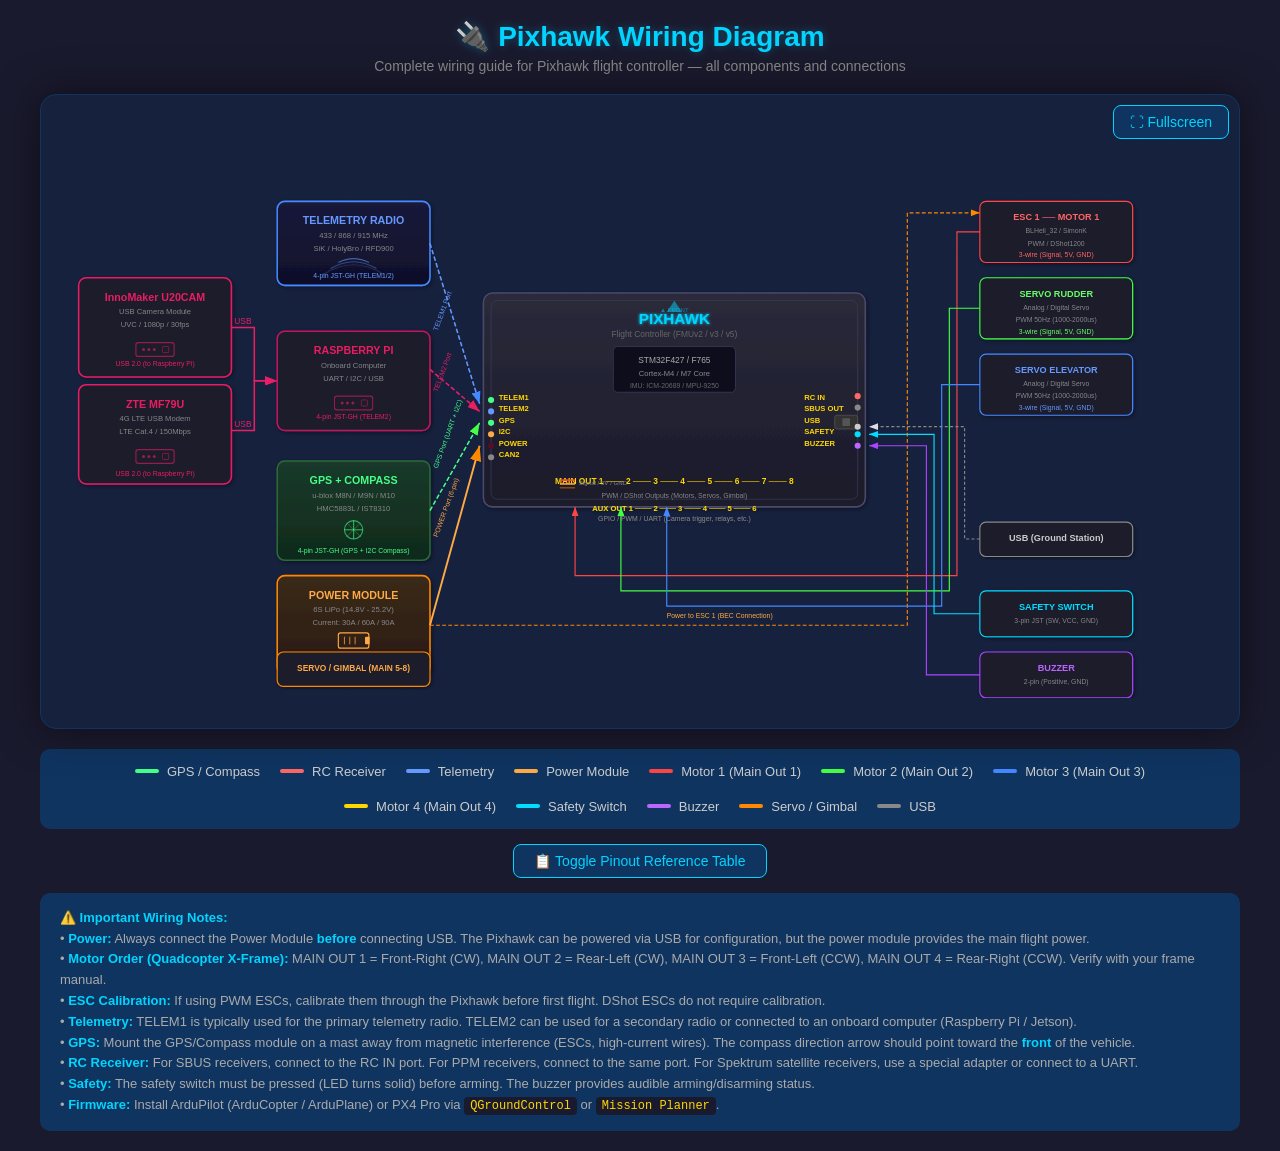
<file: admin_panel/pixhawk_wiring.html>
<!DOCTYPE html>
<html lang="en">
<head>
    <meta charset="UTF-8">
    <meta name="viewport" content="width=device-width, initial-scale=1.0">
    <title>Pixhawk Wiring Diagram</title>
    <style>
        * { margin: 0; padding: 0; box-sizing: border-box; }
        body {
            background: #1a1a2e;
            font-family: 'Segoe UI', Tahoma, Geneva, Verdana, sans-serif;
            display: flex;
            flex-direction: column;
            align-items: center;
            padding: 20px;
            color: #e0e0e0;
        }
        h1 {
            color: #00d4ff;
            margin-bottom: 5px;
            font-size: 28px;
            text-shadow: 0 0 10px rgba(0,212,255,0.3);
        }
        .subtitle {
            color: #888;
            margin-bottom: 20px;
            font-size: 14px;
        }
        .diagram-container {
            background: #16213e;
            border-radius: 16px;
            padding: 30px;
            box-shadow: 0 0 40px rgba(0,0,0,0.5);
            border: 1px solid #0f3460;
            max-width: 1200px;
            width: 100%;
            overflow-x: auto;
        }
        svg {
            width: 100%;
            height: auto;
            display: block;
        }
        .legend {
            display: flex;
            flex-wrap: wrap;
            gap: 20px;
            justify-content: center;
            margin-top: 20px;
            padding: 15px 20px;
            background: #0f3460;
            border-radius: 10px;
            max-width: 1200px;
            width: 100%;
        }
        .legend-item {
            display: flex;
            align-items: center;
            gap: 8px;
            font-size: 13px;
            color: #ccc;
        }
        .legend-color {
            width: 24px;
            height: 4px;
            border-radius: 2px;
        }
        .notes {
            max-width: 1200px;
            width: 100%;
            margin-top: 15px;
            padding: 15px 20px;
            background: #0f3460;
            border-radius: 10px;
            font-size: 13px;
            color: #aaa;
            line-height: 1.6;
        }
        .notes strong { color: #00d4ff; }
        .notes code {
            background: #1a1a2e;
            padding: 2px 6px;
            border-radius: 4px;
            font-size: 12px;
            color: #ffd700;
        }
        .pinout-toggle {
            background: #0f3460;
            border: 1px solid #00d4ff;
            color: #00d4ff;
            padding: 8px 20px;
            border-radius: 8px;
            cursor: pointer;
            font-size: 14px;
            margin-top: 15px;
            transition: all 0.3s;
        }
        .pinout-toggle:hover {
            background: #00d4ff;
            color: #1a1a2e;
        }
        .pinout-table {
            display: none;
            max-width: 1200px;
            width: 100%;
            margin-top: 15px;
            background: #16213e;
            border-radius: 10px;
            padding: 20px;
            border: 1px solid #0f3460;
        }
        .pinout-table.visible { display: block; }
        #fullscreenBtn {
            position: absolute;
            top: 10px;
            right: 10px;
            background: #0f3460;
            border: 1px solid #00d4ff;
            color: #00d4ff;
            padding: 8px 16px;
            border-radius: 8px;
            cursor: pointer;
            font-size: 14px;
            z-index: 1000;
            transition: all 0.3s;
        }
        #fullscreenBtn:hover {
            background: #00d4ff;
            color: #1a1a2e;
        }
        .diagram-container {
            position: relative;
        }
        .pinout-table h3 {
            color: #00d4ff;
            margin-bottom: 15px;
        }
        .pinout-table table {
            width: 100%;
            border-collapse: collapse;
            font-size: 13px;
        }
        .pinout-table th {
            background: #0f3460;
            color: #00d4ff;
            padding: 8px 12px;
            text-align: left;
            border-bottom: 2px solid #1a1a2e;
        }
        .pinout-table td {
            padding: 6px 12px;
            border-bottom: 1px solid #0f3460;
            color: #ccc;
        }
        .pinout-table tr:hover td { background: #1a2744; }
        .pinout-table .port-name {
            color: #ffd700;
            font-weight: bold;
        }
        .pinout-table .pin-num { color: #00d4ff; }
        .pinout-table .signal { color: #7ec8e3; }
        .pinout-table .wire-color {
            display: inline-block;
            width: 12px;
            height: 12px;
            border-radius: 50%;
            margin-right: 4px;
            vertical-align: middle;
        }
        @media (max-width: 768px) {
            .diagram-container { padding: 10px; }
            h1 { font-size: 22px; }
        }
    </style>
</head>
<body>
    <h1>🔌 Pixhawk Wiring Diagram</h1>
    <p class="subtitle">Complete wiring guide for Pixhawk flight controller — all components and connections</p>

    <div class="diagram-container">
        <button id="fullscreenBtn" onclick="toggleFullscreen()" title="Toggle Fullscreen">⛶ Fullscreen</button>
        <svg viewBox="-240 0 1490 750" xmlns="http://www.w3.org/2000/svg" font-family="'Segoe UI', Arial, sans-serif">
            <defs>
                <filter id="glow">
                    <feGaussianBlur stdDeviation="2" result="coloredBlur"/>
                    <feMerge>
                        <feMergeNode in="coloredBlur"/>
                        <feMergeNode in="SourceGraphic"/>
                    </feMerge>
                </filter>
                <filter id="shadow">
                    <feDropShadow dx="2" dy="2" stdDeviation="3" flood-opacity="0.4"/>
                </filter>
                <marker id="arrowRed" markerWidth="8" markerHeight="6" refX="8" refY="3" orient="auto">
                    <path d="M0,0 L8,3 L0,6 Z" fill="#ff4444"/>
                </marker>
                <marker id="arrowBlack" markerWidth="8" markerHeight="6" refX="8" refY="3" orient="auto">
                    <path d="M0,0 L8,3 L0,6 Z" fill="#333"/>
                </marker>
                <marker id="arrowWhite" markerWidth="8" markerHeight="6" refX="8" refY="3" orient="auto">
                    <path d="M0,0 L8,3 L0,6 Z" fill="#ddd"/>
                </marker>
                <marker id="arrowYellow" markerWidth="8" markerHeight="6" refX="8" refY="3" orient="auto">
                    <path d="M0,0 L8,3 L0,6 Z" fill="#ffd700"/>
                </marker>
                <marker id="arrowGreen" markerWidth="8" markerHeight="6" refX="8" refY="3" orient="auto">
                    <path d="M0,0 L8,3 L0,6 Z" fill="#44ff44"/>
                </marker>
                <marker id="arrowBlue" markerWidth="8" markerHeight="6" refX="8" refY="3" orient="auto">
                    <path d="M0,0 L8,3 L0,6 Z" fill="#4488ff"/>
                </marker>
                <marker id="arrowOrange" markerWidth="8" markerHeight="6" refX="8" refY="3" orient="auto">
                    <path d="M0,0 L8,3 L0,6 Z" fill="#ff8800"/>
                </marker>
                <marker id="arrowCyan" markerWidth="8" markerHeight="6" refX="8" refY="3" orient="auto">
                    <path d="M0,0 L8,3 L0,6 Z" fill="#00ddff"/>
                </marker>
                <marker id="arrowPurple" markerWidth="8" markerHeight="6" refX="8" refY="3" orient="auto">
                    <path d="M0,0 L8,3 L0,6 Z" fill="#aa44ff"/>
                </marker>
                <marker id="arrowPink" markerWidth="8" markerHeight="6" refX="8" refY="3" orient="auto">
                    <path d="M0,0 L8,3 L0,6 Z" fill="#e91e63"/>
                </marker>
                <linearGradient id="pixhawkGrad" x1="0" y1="0" x2="0" y2="1">
                    <stop offset="0%" stop-color="#2a2a3a"/>
                    <stop offset="100%" stop-color="#1a1a2a"/>
                </linearGradient>
                <linearGradient id="gpsGrad" x1="0" y1="0" x2="0" y2="1">
                    <stop offset="0%" stop-color="#1a3a2a"/>
                    <stop offset="100%" stop-color="#0f2a1a"/>
                </linearGradient>
                <linearGradient id="rcGrad" x1="0" y1="0" x2="0" y2="1">
                    <stop offset="0%" stop-color="#3a1a1a"/>
                    <stop offset="100%" stop-color="#2a0f0f"/>
                </linearGradient>
                <linearGradient id="telGrad" x1="0" y1="0" x2="0" y2="1">
                    <stop offset="0%" stop-color="#1a1a3a"/>
                    <stop offset="100%" stop-color="#0f0f2a"/>
                </linearGradient>
                <linearGradient id="powerGrad" x1="0" y1="0" x2="0" y2="1">
                    <stop offset="0%" stop-color="#3a2a1a"/>
                    <stop offset="100%" stop-color="#2a1a0f"/>
                </linearGradient>
            </defs>

            <!-- Background grid -->
            <pattern id="grid" width="40" height="40" patternUnits="userSpaceOnUse">
                <path d="M 40 0 L 0 0 0 40" fill="none" stroke="#1a2a4a" stroke-width="0.5"/>
            </pattern>
            <rect width="1250" height="750" fill="url(#grid)" opacity="0.5"/>

            <!-- ============================================ -->
            <!-- PIXHAWK MAIN BOARD -->
            <!-- ============================================ -->
            <g filter="url(#shadow)">
                <rect x="300" y="220" width="500" height="280" rx="12" fill="url(#pixhawkGrad)" stroke="#4a4a6a" stroke-width="2"/>
                <!-- Board inner border -->
                <rect x="310" y="230" width="480" height="260" rx="8" fill="none" stroke="#3a3a5a" stroke-width="1"/>
                
                <!-- Pixhawk label -->
                <text x="550" y="260" text-anchor="middle" fill="#00d4ff" font-size="20" font-weight="bold" filter="url(#glow)">PIXHAWK</text>
                <text x="550" y="278" text-anchor="middle" fill="#666" font-size="11">Flight Controller (FMUv2 / v3 / v5)</text>
                
                <!-- CPU icon -->
                <rect x="470" y="290" width="160" height="60" rx="6" fill="#0f0f1f" stroke="#3a3a5a" stroke-width="1"/>
                <text x="550" y="312" text-anchor="middle" fill="#aaa" font-size="11">STM32F427 / F765</text>
                <text x="550" y="328" text-anchor="middle" fill="#888" font-size="10">Cortex-M4 / M7 Core</text>
                <text x="550" y="344" text-anchor="middle" fill="#666" font-size="9">IMU: ICM-20689 / MPU-9250</text>

                <!-- Port labels on Pixhawk -->
                <text x="320" y="360" fill="#ffd700" font-size="10" font-weight="bold">TELEM1</text>
                <text x="320" y="375" fill="#ffd700" font-size="10" font-weight="bold">TELEM2</text>
                <text x="320" y="390" fill="#ffd700" font-size="10" font-weight="bold">GPS</text>
                <text x="320" y="405" fill="#ffd700" font-size="10" font-weight="bold">I2C</text>
                <text x="320" y="420" fill="#ffd700" font-size="10" font-weight="bold">POWER</text>
                <text x="320" y="435" fill="#ffd700" font-size="10" font-weight="bold">CAN2</text>

                <text x="720" y="360" fill="#ffd700" font-size="10" font-weight="bold">RC IN</text>
                <text x="720" y="375" fill="#ffd700" font-size="10" font-weight="bold">SBUS OUT</text>
                <text x="720" y="390" fill="#ffd700" font-size="10" font-weight="bold">USB</text>
                <text x="720" y="405" fill="#ffd700" font-size="10" font-weight="bold">SAFETY</text>
                <text x="720" y="420" fill="#ffd700" font-size="10" font-weight="bold">BUZZER</text>

                <!-- Main Output ports -->
                <text x="550" y="470" text-anchor="middle" fill="#ffd700" font-size="11" font-weight="bold">MAIN OUT 1 ─── 2 ─── 3 ─── 4 ─── 5 ─── 6 ─── 7 ─── 8</text>
                <text x="550" y="488" text-anchor="middle" fill="#888" font-size="9">PWM / DShot Outputs (Motors, Servos, Gimbal)</text>

                <!-- AUX Outputs -->
                <text x="550" y="505" text-anchor="middle" fill="#ffd700" font-size="10" font-weight="bold">AUX OUT 1 ─── 2 ─── 3 ─── 4 ─── 5 ─── 6</text>
                <text x="550" y="518" text-anchor="middle" fill="#888" font-size="9">GPIO / PWM / UART (Camera trigger, relays, etc.)</text>

                <!-- Micro USB port visual -->
                <rect x="760" y="380" width="30" height="18" rx="3" fill="#333" stroke="#555" stroke-width="1"/>
                <rect x="770" y="384" width="10" height="10" rx="1" fill="#555"/>
            </g>

            <!-- ============================================ -->
            <!-- INNOMAKER U20CAM -->
            <!-- ============================================ -->
            <g filter="url(#shadow)">
                <rect x="-230" y="200" width="200" height="130" rx="10" fill="#1a1a2a" stroke="#e91e63" stroke-width="2"/>
                <text x="-130" y="230" text-anchor="middle" fill="#e91e63" font-size="14" font-weight="bold">InnoMaker U20CAM</text>
                <text x="-130" y="248" text-anchor="middle" fill="#888" font-size="10">USB Camera Module</text>
                <text x="-130" y="265" text-anchor="middle" fill="#888" font-size="10">UVC / 1080p / 30fps</text>
                
                <!-- Camera icon -->
                <rect x="-155" y="285" width="50" height="18" rx="3" fill="none" stroke="#e91e63" stroke-width="1.5" opacity="0.6"/>
                <circle cx="-145" cy="294" r="2" fill="#e91e63" opacity="0.6"/>
                <circle cx="-138" cy="294" r="2" fill="#e91e63" opacity="0.6"/>
                <circle cx="-131" cy="294" r="2" fill="#e91e63" opacity="0.6"/>
                <rect x="-120" y="290" width="8" height="8" rx="1" fill="none" stroke="#e91e63" stroke-width="1" opacity="0.6"/>
                
                <text x="-130" y="315" text-anchor="middle" fill="#e91e63" font-size="9">USB 2.0 (to Raspberry Pi)</text>
            </g>

            <!-- InnoMaker U20CAM to Raspberry Pi USB connection -->
            <path d="M-30,265 L0,265 L0,335 L30,335" fill="none" stroke="#e91e63" stroke-width="2" marker-end="url(#arrowPink)"></path>
            <text x="-15" y="260" fill="#e91e63" font-size="11" text-anchor="middle">USB</text>

            <!-- ============================================ -->
            <!-- ZTE MF79U -->
            <!-- ============================================ -->
            <g filter="url(#shadow)">
                <rect x="-230" y="340" width="200" height="130" rx="10" fill="#1a1a2a" stroke="#e91e63" stroke-width="2"/>
                <text x="-130" y="370" text-anchor="middle" fill="#e91e63" font-size="14" font-weight="bold">ZTE MF79U</text>
                <text x="-130" y="388" text-anchor="middle" fill="#888" font-size="10">4G LTE USB Modem</text>
                <text x="-130" y="405" text-anchor="middle" fill="#888" font-size="10">LTE Cat.4 / 150Mbps</text>
                
                <!-- Modem icon -->
                <rect x="-155" y="425" width="50" height="18" rx="3" fill="none" stroke="#e91e63" stroke-width="1.5" opacity="0.6"/>
                <circle cx="-145" cy="434" r="2" fill="#e91e63" opacity="0.6"/>
                <circle cx="-138" cy="434" r="2" fill="#e91e63" opacity="0.6"/>
                <circle cx="-131" cy="434" r="2" fill="#e91e63" opacity="0.6"/>
                <rect x="-120" y="430" width="8" height="8" rx="1" fill="none" stroke="#e91e63" stroke-width="1" opacity="0.6"/>
                
                <text x="-130" y="460" text-anchor="middle" fill="#e91e63" font-size="9">USB 2.0 (to Raspberry Pi)</text>
            </g>

            <!-- ZTE MF79U to Raspberry Pi USB connection -->
            <path d="M-30,400 L0,400 L0,335 L30,335" fill="none" stroke="#e91e63" stroke-width="2" marker-end="url(#arrowPink)"></path>
            <text x="-15" y="395" fill="#e91e63" font-size="11" text-anchor="middle">USB</text>

            <!-- ============================================ -->
            <!-- TELEMETRY RADIO -->
            <!-- ============================================ -->
            <g filter="url(#shadow)">
                <rect x="30" y="270" width="200" height="130" rx="10" fill="#1a1a2a" stroke="#c2185b" stroke-width="2"/>
                <text x="130" y="300" text-anchor="middle" fill="#e91e63" font-size="14" font-weight="bold">RASPBERRY PI</text>
                <text x="130" y="318" text-anchor="middle" fill="#888" font-size="10">Onboard Computer</text>
                <text x="130" y="335" text-anchor="middle" fill="#888" font-size="10">UART / I2C / USB</text>
                
                <!-- Pi icon (simple representation) -->
                <rect x="105" y="355" width="50" height="18" rx="3" fill="none" stroke="#e91e63" stroke-width="1.5" opacity="0.6"/>
                <circle cx="115" cy="364" r="2" fill="#e91e63" opacity="0.6"/>
                <circle cx="122" cy="364" r="2" fill="#e91e63" opacity="0.6"/>
                <circle cx="129" cy="364" r="2" fill="#e91e63" opacity="0.6"/>
                <rect x="140" y="360" width="8" height="8" rx="1" fill="none" stroke="#e91e63" stroke-width="1" opacity="0.6"/>
                
                <text x="130" y="385" text-anchor="middle" fill="#e91e63" font-size="9">4-pin JST-GH (TELEM2)</text>
            </g>

            <!-- Raspberry Pi to Pixhawk TELEM2 connection (stops outside left edge) -->
            <path d="M230,320 L295,375" fill="none" stroke="#e91e63" stroke-width="2" stroke-dasharray="6,3" marker-end="url(#arrowPink)"/>
            <text x="240" y="350" fill="#e91e63" font-size="9" transform="rotate(-70,240,350)">TELEM2 Port</text>

            <!-- ============================================ -->
            <!-- TELEMETRY RADIO -->
            <!-- ============================================ -->
            <g filter="url(#shadow)">
                <rect x="30" y="100" width="200" height="110" rx="10" fill="url(#telGrad)" stroke="#4488ff" stroke-width="2"/>
                <text x="130" y="130" text-anchor="middle" fill="#6699ff" font-size="14" font-weight="bold">TELEMETRY RADIO</text>
                <text x="130" y="148" text-anchor="middle" fill="#888" font-size="10">433 / 868 / 915 MHz</text>
                <text x="130" y="165" text-anchor="middle" fill="#888" font-size="10">SiK / HolyBro / RFD900</text>
                
                <!-- Radio waves icon -->
                <path d="M110,180 Q130,170 150,180" fill="none" stroke="#6699ff" stroke-width="1.5" opacity="0.6"/>
                <path d="M100,188 Q130,170 160,188" fill="none" stroke="#6699ff" stroke-width="1.5" opacity="0.4"/>
                <path d="M90,196 Q130,170 170,196" fill="none" stroke="#6699ff" stroke-width="1.5" opacity="0.2"/>
                
                <text x="130" y="200" text-anchor="middle" fill="#6699ff" font-size="9">4-pin JST-GH (TELEM1/2)</text>
            </g>

            <!-- Telemetry to Pixhawk connection (stops outside left edge) -->
            <path d="M230,155 L295,365" fill="none" stroke="#6699ff" stroke-width="2" stroke-dasharray="6,3" marker-end="url(#arrowBlue)"/>
            <text x="240" y="270" fill="#6699ff" font-size="9" transform="rotate(-70,240,270)">TELEM1 Port</text>

            <!-- ============================================ -->
            <!-- GPS + COMPASS MODULE -->
            <!-- ============================================ -->
            <g filter="url(#shadow)">
                <rect x="30" y="440" width="200" height="130" rx="10" fill="url(#gpsGrad)" stroke="#2a6a3a" stroke-width="2"/>
                <text x="130" y="470" text-anchor="middle" fill="#44ff88" font-size="14" font-weight="bold">GPS + COMPASS</text>
                <text x="130" y="488" text-anchor="middle" fill="#888" font-size="10">u-blox M8N / M9N / M10</text>
                <text x="130" y="505" text-anchor="middle" fill="#888" font-size="10">HMC5883L / IST8310</text>
                
                <!-- GPS antenna icon -->
                <circle cx="130" cy="530" r="12" fill="none" stroke="#44ff88" stroke-width="1.5" opacity="0.6"/>
                <line x1="130" y1="518" x2="130" y2="542" stroke="#44ff88" stroke-width="1.5" opacity="0.6"/>
                <line x1="118" y1="530" x2="142" y2="530" stroke="#44ff88" stroke-width="1.5" opacity="0.6"/>
                <line x1="121" y1="521" x2="139" y2="539" stroke="#44ff88" stroke-width="1" opacity="0.4"/>
                <line x1="139" y1="521" x2="121" y2="539" stroke="#44ff88" stroke-width="1" opacity="0.4"/>
                
                <!-- Port label -->
                <text x="130" y="560" text-anchor="middle" fill="#44ff88" font-size="9">4-pin JST-GH (GPS + I2C Compass)</text>
            </g>

            <!-- GPS to Pixhawk connection (stops outside left edge) -->
            <path d="M230,505 L295,390" fill="none" stroke="#44ff88" stroke-width="2" stroke-dasharray="6,3" marker-end="url(#arrowGreen)"/>
            <text x="240" y="450" fill="#44ff88" font-size="9" transform="rotate(-70,240,450)">GPS Port (UART + I2C)</text>

            <!-- ============================================ -->
            <!-- POWER MODULE + BATTERY -->
            <!-- ============================================ -->
            <g filter="url(#shadow)">
                <rect x="30" y="590" width="200" height="130" rx="10" fill="url(#powerGrad)" stroke="#ff8800" stroke-width="2"/>
                <text x="130" y="620" text-anchor="middle" fill="#ffaa44" font-size="14" font-weight="bold">POWER MODULE</text>
                <text x="130" y="638" text-anchor="middle" fill="#888" font-size="10">6S LiPo (14.8V - 25.2V)</text>
                <text x="130" y="655" text-anchor="middle" fill="#888" font-size="10">Current: 30A / 60A / 90A</text>
                
                <!-- Battery icon -->
                <rect x="110" y="665" width="40" height="20" rx="3" fill="none" stroke="#ffaa44" stroke-width="1.5"/>
                <rect x="145" y="670" width="6" height="10" rx="1" fill="#ffaa44"/>
                <line x1="118" y1="670" x2="118" y2="680" stroke="#ffaa44" stroke-width="1"/>
                <line x1="125" y1="670" x2="125" y2="680" stroke="#ffaa44" stroke-width="1"/>
                <line x1="132" y1="670" x2="132" y2="680" stroke="#ffaa44" stroke-width="1"/>
                <text x="130" y="700" text-anchor="middle" fill="#ffaa44" font-size="9">XT60 Connector</text>
                
                <text x="130" y="715" text-anchor="middle" fill="#ffaa44" font-size="9">6-pin (VCC, GND, V, I)</text>
            </g>

            <!-- Power to Pixhawk connection (stops outside left edge) -->
            <path d="M230,655 L295,420" fill="none" stroke="#ffaa44" stroke-width="2.5" marker-end="url(#arrowOrange)"/>
            <text x="240" y="540" fill="#ffaa44" font-size="9" transform="rotate(-70,240,540)">POWER Port (6-pin)</text>

            <path d="M230,655 L855,655 L855,115 L950,115" fill="none" stroke="#ff8800" stroke-width="1.5" stroke-dasharray="5,3" marker-end="url(#arrowOrange)"/>
            <text x="540" y="645" fill="#ffaa44" font-size="9">Power to ESC 1 (BEC Connection)</text>


            <!-- ============================================ -->
            <!-- ESC + MOTOR 1 -->
            <!-- ============================================ -->
            <g filter="url(#shadow)">
                <rect x="950" y="100" width="200" height="80" rx="8" fill="#1a1a2a" stroke="#ff4444" stroke-width="1.5"/>
                <text x="1050" y="125" text-anchor="middle" fill="#ff6666" font-size="12" font-weight="bold">ESC 1 ── MOTOR 1</text>
                <text x="1050" y="142" text-anchor="middle" fill="#888" font-size="9">BLHeli_32 / SimonK</text>
                <text x="1050" y="158" text-anchor="middle" fill="#888" font-size="9">PWM / DShot1200</text>
                <text x="1050" y="173" text-anchor="middle" fill="#ff6666" font-size="9">3-wire (Signal, 5V, GND)</text>
            </g>

            <!-- ESC 1 to Pixhawk MAIN OUT 1 (routed BELOW the Pixhawk, stops at bottom edge) -->
            <path d="M950,140 L920,140 L920,590 L420,590 L420,500" fill="none" stroke="#ff4444" stroke-width="1.5" marker-end="url(#arrowRed)"/>

            <!-- ============================================ -->
            <!-- SERVO RUDDER -->
            <!-- ============================================ -->
            <g filter="url(#shadow)">
                <rect x="950" y="200" width="200" height="80" rx="8" fill="#1a1a2a" stroke="#44ff44" stroke-width="1.5"/>
                <text x="1050" y="225" text-anchor="middle" fill="#66ff66" font-size="12" font-weight="bold">SERVO RUDDER</text>
                <text x="1050" y="242" text-anchor="middle" fill="#888" font-size="9">Analog / Digital Servo</text>
                <text x="1050" y="258" text-anchor="middle" fill="#888" font-size="9">PWM 50Hz (1000-2000us)</text>
                <text x="1050" y="273" text-anchor="middle" fill="#66ff66" font-size="9">3-wire (Signal, 5V, GND)</text>
            </g>

            <!-- Servo Rudder to Pixhawk MAIN OUT 2 (routed BELOW the Pixhawk, stops at bottom edge) -->
            <path d="M950,240 L910,240 L910,610 L480,610 L480,500" fill="none" stroke="#44ff44" stroke-width="1.5" marker-end="url(#arrowGreen)"/>

            <!-- ============================================ -->
            <!-- SERVO ELEVATOR -->
            <!-- ============================================ -->
            <g filter="url(#shadow)">
                <rect x="950" y="300" width="200" height="80" rx="8" fill="#1a1a2a" stroke="#4488ff" stroke-width="1.5"/>
                <text x="1050" y="325" text-anchor="middle" fill="#6699ff" font-size="12" font-weight="bold">SERVO ELEVATOR</text>
                <text x="1050" y="342" text-anchor="middle" fill="#888" font-size="9">Analog / Digital Servo</text>
                <text x="1050" y="358" text-anchor="middle" fill="#888" font-size="9">PWM 50Hz (1000-2000us)</text>
                <text x="1050" y="373" text-anchor="middle" fill="#6699ff" font-size="9">3-wire (Signal, 5V, GND)</text>
            </g>

            <!-- Servo Elevator to Pixhawk MAIN OUT 3 (routed BELOW the Pixhawk, stops at bottom edge) -->
            <path d="M950,340 L900,340 L900,630 L540,630 L540,500" fill="none" stroke="#4488ff" stroke-width="1.5" marker-end="url(#arrowBlue)"/>


            <!-- ============================================ -->
            <!-- USB CONNECTION -->
            <!-- ============================================ -->
            <g filter="url(#shadow)">
                <rect x="950" y="520" width="200" height="45" rx="8" fill="#1a1a2a" stroke="#888" stroke-width="1.5"/>
                <text x="1050" y="545" text-anchor="middle" fill="#ccc" font-size="12" font-weight="bold">USB (Ground Station)</text>
            </g>

            <!-- USB to Pixhawk (stops outside right edge) -->
            <path d="M950,542 L930,542 L930,395 L805,395" fill="none" stroke="#888" stroke-width="1.5" stroke-dasharray="4,3" marker-end="url(#arrowWhite)"/>

            <!-- ============================================ -->
            <!-- SAFETY SWITCH -->
            <!-- ============================================ -->
            <g filter="url(#shadow)">
                <rect x="950" y="610" width="200" height="60" rx="8" fill="#1a1a2a" stroke="#00ddff" stroke-width="1.5"/>
                <text x="1050" y="635" text-anchor="middle" fill="#00ddff" font-size="12" font-weight="bold">SAFETY SWITCH</text>
                <text x="1050" y="652" text-anchor="middle" fill="#888" font-size="9">3-pin JST (SW, VCC, GND)</text>
            </g>

            <!-- Safety to Pixhawk (stops outside right edge) -->
            <path d="M950,640 L890,640 L890,405 L805,405" fill="none" stroke="#00ddff" stroke-width="1.5" marker-end="url(#arrowCyan)"/>

            <!-- ============================================ -->
            <!-- BUZZER -->
            <!-- ============================================ -->
            <g filter="url(#shadow)">
                <rect x="950" y="690" width="200" height="60" rx="8" fill="#1a1a2a" stroke="#aa44ff" stroke-width="1.5"/>
                <text x="1050" y="715" text-anchor="middle" fill="#bb66ff" font-size="12" font-weight="bold">BUZZER</text>
                <text x="1050" y="732" text-anchor="middle" fill="#888" font-size="9">2-pin (Positive, GND)</text>
            </g>

            <!-- Buzzer to Pixhawk (stops outside right edge) -->
            <path d="M950,720 L880,720 L880,420 L805,420" fill="none" stroke="#aa44ff" stroke-width="1.5" marker-end="url(#arrowPurple)"/>

            <!-- ============================================ -->
            <!-- SERVO / GIMBAL (MAIN OUT 5-8) -->
            <!-- ============================================ -->
            <g filter="url(#shadow)">
                <rect x="30" y="690" width="200" height="45" rx="8" fill="#1a1a2a" stroke="#ff8800" stroke-width="1.5"/>
                <text x="130" y="715" text-anchor="middle" fill="#ffaa44" font-size="11" font-weight="bold">SERVO / GIMBAL (MAIN 5-8)</text>
            </g>

            <!-- Servo to Pixhawk (routed BELOW the Pixhawk, stops at bottom edge) -->
            <!--<path d="M230,712 L230,670 L700,670 L700,500" fill="none" stroke="#ff8800" stroke-width="1.5" stroke-dasharray="5,3" marker-end="url(#arrowOrange)"/>-->

            <!-- ============================================ -->
            <!-- CONNECTION LEGEND ON BOARD -->
            <!-- ============================================ -->
            <!-- Port connector dots on Pixhawk left side -->
            <circle cx="310" cy="360" r="4" fill="#44ff88"/>
            <circle cx="310" cy="375" r="4" fill="#6699ff"/>
            <circle cx="310" cy="390" r="4" fill="#44ff88"/>
            <circle cx="310" cy="405" r="4" fill="#ffaa44"/>
            <circle cx="310" cy="420" r="4" fill="#540f24"/>
            <circle cx="310" cy="435" r="4" fill="#888"/>

            <!-- Port connector dots on Pixhawk right side -->
            <circle cx="790" cy="355" r="4" fill="#ff6666"/>
            <circle cx="790" cy="370" r="4" fill="#888"/>
            <circle cx="790" cy="395" r="4" fill="#ccc"/>
            <circle cx="790" cy="405" r="4" fill="#00ddff"/>
            <circle cx="790" cy="420" r="4" fill="#bb66ff"/>

            <!-- ============================================ -->
            <!-- WIRE COLOR INDICATORS ON PIXHAWK -->
            <!-- ============================================ -->
            <!-- Standard servo wire colors on outputs -->
            <line x1="400" y1="465" x2="420" y2="465" stroke="#ff4444" stroke-width="2"/>
            <line x1="400" y1="470" x2="420" y2="470" stroke="#ffaa44" stroke-width="2"/>
            <line x1="400" y1="475" x2="420" y2="475" stroke="#8B4513" stroke-width="2"/>
            <text x="425" y="472" fill="#888" font-size="8">Signal / 5V / GND</text>

            <!-- ============================================ -->
            <!-- ARROW INDICATORS -->
            <!-- ============================================ -->
            <!-- Pixhawk orientation arrow -->
            <polygon points="550,230 540,245 560,245" fill="#00d4ff" opacity="0.5"/>
            <text x="550" y="245" text-anchor="middle" fill="#00d4ff" font-size="8" opacity="0.5">▲ FRONT</text>
        </svg>
    </div>

    <!-- Legend -->
    <div class="legend">
        <div class="legend-item"><div class="legend-color" style="background:#44ff88"></div> GPS / Compass</div>
        <div class="legend-item"><div class="legend-color" style="background:#ff6666"></div> RC Receiver</div>
        <div class="legend-item"><div class="legend-color" style="background:#6699ff"></div> Telemetry</div>
        <div class="legend-item"><div class="legend-color" style="background:#ffaa44"></div> Power Module</div>
        <div class="legend-item"><div class="legend-color" style="background:#ff4444"></div> Motor 1 (Main Out 1)</div>
        <div class="legend-item"><div class="legend-color" style="background:#44ff44"></div> Motor 2 (Main Out 2)</div>
        <div class="legend-item"><div class="legend-color" style="background:#4488ff"></div> Motor 3 (Main Out 3)</div>
        <div class="legend-item"><div class="legend-color" style="background:#ffd700"></div> Motor 4 (Main Out 4)</div>
        <div class="legend-item"><div class="legend-color" style="background:#00ddff"></div> Safety Switch</div>
        <div class="legend-item"><div class="legend-color" style="background:#bb66ff"></div> Buzzer</div>
        <div class="legend-item"><div class="legend-color" style="background:#ff8800"></div> Servo / Gimbal</div>
        <div class="legend-item"><div class="legend-color" style="background:#888"></div> USB</div>
    </div>

    <!-- Pinout Toggle -->
    <button class="pinout-toggle" onclick="document.querySelector('.pinout-table').classList.toggle('visible')">
        📋 Toggle Pinout Reference Table
    </button>

    <!-- Pinout Reference Table -->
    <div class="pinout-table">
        <h3>📌 Pixhawk Port Pinout Reference</h3>
        <table>
            <thead>
                <tr>
                    <th>Port</th>
                    <th>Pin</th>
                    <th>Signal</th>
                    <th>Voltage</th>
                    <th>Wire Color</th>
                    <th>Notes</th>
                </tr>
            </thead>
            <tbody>
                <tr>
                    <td class="port-name" rowspan="4">TELEM1 / TELEM2</td>
                    <td class="pin-num">1</td>
                    <td class="signal">VCC</td>
                    <td>5V</td>
                    <td><span class="wire-color" style="background:#ff4444"></span> Red</td>
                    <td>Power output (up to 500mA)</td>
                </tr>
                <tr>
                    <td class="pin-num">2</td>
                    <td class="signal">TX</td>
                    <td>3.3V</td>
                    <td><span class="wire-color" style="background:#ffd700"></span> Yellow</td>
                    <td>Serial transmit</td>
                </tr>
                <tr>
                    <td class="pin-num">3</td>
                    <td class="signal">RX</td>
                    <td>3.3V</td>
                    <td><span class="wire-color" style="background:#4488ff"></span> Blue</td>
                    <td>Serial receive</td>
                </tr>
                <tr>
                    <td class="pin-num">4</td>
                    <td class="signal">GND</td>
                    <td>0V</td>
                    <td><span class="wire-color" style="background:#333"></span> Black</td>
                    <td>Ground</td>
                </tr>
                <tr>
                    <td class="port-name" rowspan="4">GPS</td>
                    <td class="pin-num">1</td>
                    <td class="signal">VCC</td>
                    <td>5V</td>
                    <td><span class="wire-color" style="background:#ff4444"></span> Red</td>
                    <td>Power output</td>
                </tr>
                <tr>
                    <td class="pin-num">2</td>
                    <td class="signal">TX</td>
                    <td>3.3V</td>
                    <td><span class="wire-color" style="background:#ffd700"></span> Yellow</td>
                    <td>GPS serial data out</td>
                </tr>
                <tr>
                    <td class="pin-num">3</td>
                    <td class="signal">RX</td>
                    <td>3.3V</td>
                    <td><span class="wire-color" style="background:#4488ff"></span> Blue</td>
                    <td>GPS serial data in (for config)</td>
                </tr>
                <tr>
                    <td class="pin-num">4</td>
                    <td class="signal">GND</td>
                    <td>0V</td>
                    <td><span class="wire-color" style="background:#333"></span> Black</td>
                    <td>Ground</td>
                </tr>
                <tr>
                    <td class="port-name" rowspan="4">I2C</td>
                    <td class="pin-num">1</td>
                    <td class="signal">VCC</td>
                    <td>5V</td>
                    <td><span class="wire-color" style="background:#ff4444"></span> Red</td>
                    <td>Power output</td>
                </tr>
                <tr>
                    <td class="pin-num">2</td>
                    <td class="signal">SCL</td>
                    <td>3.3V</td>
                    <td><span class="wire-color" style="background:#ffd700"></span> Yellow</td>
                    <td>I2C clock</td>
                </tr>
                <tr>
                    <td class="pin-num">3</td>
                    <td class="signal">SDA</td>
                    <td>3.3V</td>
                    <td><span class="wire-color" style="background:#4488ff"></span> Blue</td>
                    <td>I2C data</td>
                </tr>
                <tr>
                    <td class="pin-num">4</td>
                    <td class="signal">GND</td>
                    <td>0V</td>
                    <td><span class="wire-color" style="background:#333"></span> Black</td>
                    <td>Ground</td>
                </tr>
                <tr>
                    <td class="port-name" rowspan="6">POWER</td>
                    <td class="pin-num">1</td>
                    <td class="signal">VCC</td>
                    <td>5V</td>
                    <td><span class="wire-color" style="background:#ff4444"></span> Red</td>
                    <td>5V from power module (BEC)</td>
                </tr>
                <tr>
                    <td class="pin-num">2</td>
                    <td class="signal">VCC</td>
                    <td>5V</td>
                    <td><span class="wire-color" style="background:#ff4444"></span> Red</td>
                    <td>Redundant 5V</td>
                </tr>
                <tr>
                    <td class="pin-num">3</td>
                    <td class="signal">CURRENT</td>
                    <td>3.3V</td>
                    <td><span class="wire-color" style="background:#ffd700"></span> Yellow</td>
                    <td>Battery current sensor</td>
                </tr>
                <tr>
                    <td class="pin-num">4</td>
                    <td class="signal">VOLTAGE</td>
                    <td>3.3V</td>
                    <td><span class="wire-color" style="background:#4488ff"></span> Blue</td>
                    <td>Battery voltage divider</td>
                </tr>
                <tr>
                    <td class="pin-num">5</td>
                    <td class="signal">GND</td>
                    <td>0V</td>
                    <td><span class="wire-color" style="background:#333"></span> Black</td>
                    <td>Ground</td>
                </tr>
                <tr>
                    <td class="pin-num">6</td>
                    <td class="signal">GND</td>
                    <td>0V</td>
                    <td><span class="wire-color" style="background:#333"></span> Black</td>
                    <td>Ground redundant</td>
                </tr>
                <tr>
                    <td class="port-name" rowspan="3">RC IN</td>
                    <td class="pin-num">1</td>
                    <td class="signal">VCC</td>
                    <td>5V</td>
                    <td><span class="wire-color" style="background:#ff4444"></span> Red</td>
                    <td>Power input from RX</td>
                </tr>
                <tr>
                    <td class="pin-num">2</td>
                    <td class="signal">SBUS/PPM</td>
                    <td>3.3V</td>
                    <td><span class="wire-color" style="background:#ffd700"></span> Yellow</td>
                    <td>RC signal input</td>
                </tr>
                <tr>
                    <td class="pin-num">3</td>
                    <td class="signal">GND</td>
                    <td>0V</td>
                    <td><span class="wire-color" style="background:#333"></span> Black</td>
                    <td>Ground</td>
                </tr>
                <tr>
                    <td class="port-name" rowspan="3">SAFETY</td>
                    <td class="pin-num">1</td>
                    <td class="signal">VCC</td>
                    <td>3.3V</td>
                    <td><span class="wire-color" style="background:#ff4444"></span> Red</td>
                    <td>Pull-up voltage</td>
                </tr>
                <tr>
                    <td class="pin-num">2</td>
                    <td class="signal">SWITCH</td>
                    <td>3.3V</td>
                    <td><span class="wire-color" style="background:#ffd700"></span> Yellow</td>
                    <td>Safety switch input</td>
                </tr>
                <tr>
                    <td class="pin-num">3</td>
                    <td class="signal">GND</td>
                    <td>0V</td>
                    <td><span class="wire-color" style="background:#333"></span> Black</td>
                    <td>Ground</td>
                </tr>
                <tr>
                    <td class="port-name" rowspan="2">BUZZER</td>
                    <td class="pin-num">1</td>
                    <td class="signal">BUZZER+</td>
                    <td>5V</td>
                    <td><span class="wire-color" style="background:#ffd700"></span> Yellow</td>
                    <td>Buzzer positive</td>
                </tr>
                <tr>
                    <td class="pin-num">2</td>
                    <td class="signal">BUZZER-</td>
                    <td>0V</td>
                    <td><span class="wire-color" style="background:#333"></span> Black</td>
                    <td>Buzzer negative (GND)</td>
                </tr>
                <tr>
                    <td class="port-name" rowspan="3">MAIN OUT (1-8)</td>
                    <td class="pin-num">1</td>
                    <td class="signal">SIGNAL</td>
                    <td>5V</td>
                    <td><span class="wire-color" style="background:#ffd700"></span> Yellow</td>
                    <td>PWM / DShot signal</td>
                </tr>
                <tr>
                    <td class="pin-num">2</td>
                    <td class="signal">VCC</td>
                    <td>5V</td>
                    <td><span class="wire-color" style="background:#ff4444"></span> Red</td>
                    <td>Power (from BEC / ESC)</td>
                </tr>
                <tr>
                    <td class="pin-num">3</td>
                    <td class="signal">GND</td>
                    <td>0V</td>
                    <td><span class="wire-color" style="background:#333"></span> Black</td>
                    <td>Ground</td>
                </tr>
                <tr>
                    <td class="port-name" rowspan="4">CAN1 / CAN2</td>
                    <td class="pin-num">1</td>
                    <td class="signal">VCC</td>
                    <td>5V</td>
                    <td><span class="wire-color" style="background:#ff4444"></span> Red</td>
                    <td>Power output</td>
                </tr>
                <tr>
                    <td class="pin-num">2</td>
                    <td class="signal">CAN_H</td>
                    <td>2.5V</td>
                    <td><span class="wire-color" style="background:#ffd700"></span> Yellow</td>
                    <td>CAN bus high</td>
                </tr>
                <tr>
                    <td class="pin-num">3</td>
                    <td class="signal">CAN_L</td>
                    <td>2.5V</td>
                    <td><span class="wire-color" style="background:#4488ff"></span> Blue</td>
                    <td>CAN bus low</td>
                </tr>
                <tr>
                    <td class="pin-num">4</td>
                    <td class="signal">GND</td>
                    <td>0V</td>
                    <td><span class="wire-color" style="background:#333"></span> Black</td>
                    <td>Ground</td>
                </tr>
            </tbody>
        </table>
    </div>

    <div class="notes">
        <strong>⚠️ Important Wiring Notes:</strong><br>
        • <strong>Power:</strong> Always connect the Power Module <strong>before</strong> connecting USB. The Pixhawk can be powered via USB for configuration, but the power module provides the main flight power.<br>
        • <strong>Motor Order (Quadcopter X-Frame):</strong> MAIN OUT 1 = Front-Right (CW), MAIN OUT 2 = Rear-Left (CW), MAIN OUT 3 = Front-Left (CCW), MAIN OUT 4 = Rear-Right (CCW). Verify with your frame manual.<br>
        • <strong>ESC Calibration:</strong> If using PWM ESCs, calibrate them through the Pixhawk before first flight. DShot ESCs do not require calibration.<br>
        • <strong>Telemetry:</strong> TELEM1 is typically used for the primary telemetry radio. TELEM2 can be used for a secondary radio or connected to an onboard computer (Raspberry Pi / Jetson).<br>
        • <strong>GPS:</strong> Mount the GPS/Compass module on a mast away from magnetic interference (ESCs, high-current wires). The compass direction arrow should point toward the <strong>front</strong> of the vehicle.<br>
        • <strong>RC Receiver:</strong> For SBUS receivers, connect to the RC IN port. For PPM receivers, connect to the same port. For Spektrum satellite receivers, use a special adapter or connect to a UART.<br>
        • <strong>Safety:</strong> The safety switch must be pressed (LED turns solid) before arming. The buzzer provides audible arming/disarming status.<br>
        • <strong>Firmware:</strong> Install ArduPilot (ArduCopter / ArduPlane) or PX4 Pro via <code>QGroundControl</code> or <code>Mission Planner</code>.
    </div>

    <script>
        // Fullscreen toggle functionality
        function toggleFullscreen() {
            const container = document.querySelector('.diagram-container');
            if (!document.fullscreenElement) {
                if (container.requestFullscreen) {
                    container.requestFullscreen();
                } else if (container.webkitRequestFullscreen) {
                    container.webkitRequestFullscreen();
                } else if (container.msRequestFullscreen) {
                    container.msRequestFullscreen();
                }
            } else {
                if (document.exitFullscreen) {
                    document.exitFullscreen();
                } else if (document.webkitExitFullscreen) {
                    document.webkitExitFullscreen();
                } else if (document.msExitFullscreen) {
                    document.msExitFullscreen();
                }
            }
        }

        // Add hover effect for SVG elements via CSS
        const style = document.createElement('style');
        style.textContent = `
            .diagram-container svg g[filter="url(#shadow)"] {
                transition: all 0.3s ease;
            }
            .diagram-container svg g[filter="url(#shadow)"]:hover {
                filter: brightness(1.2);
            }
        `;
        document.head.appendChild(style);
    </script>
</body>
</html>
</file>
